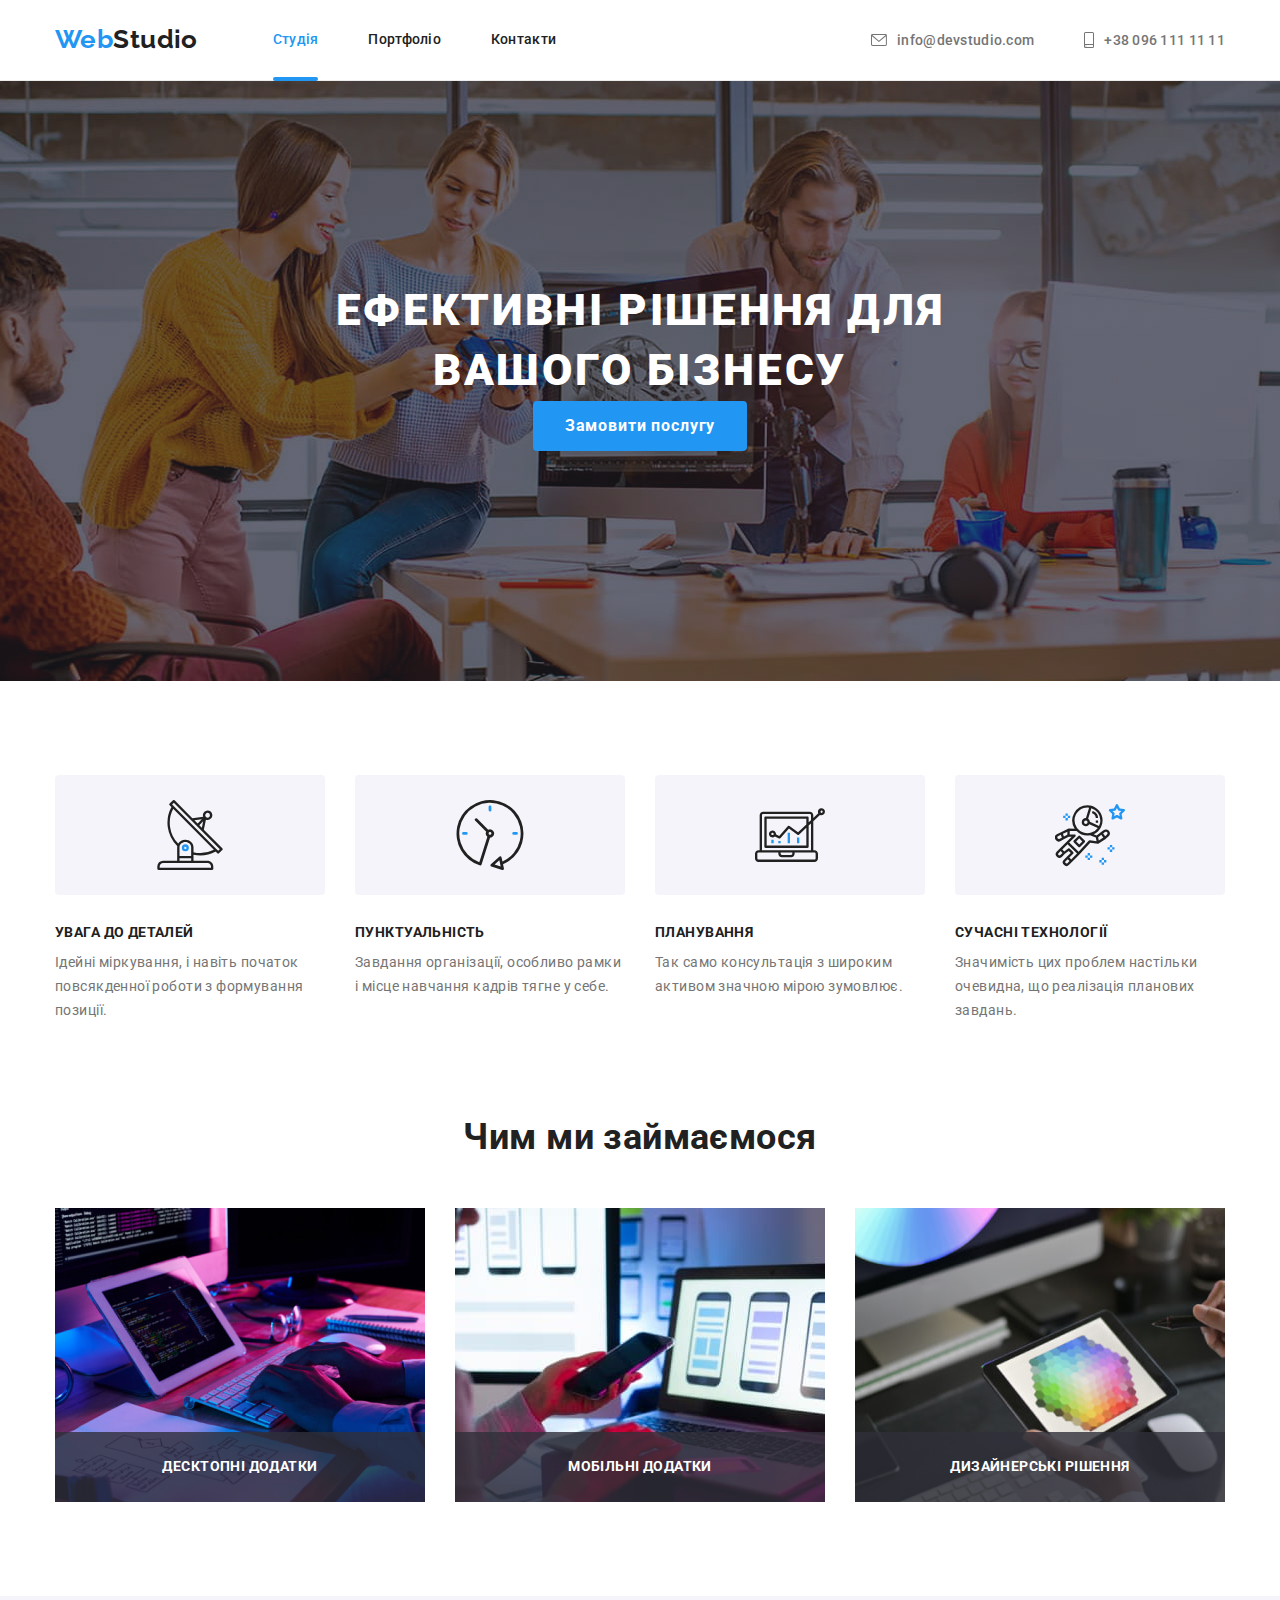
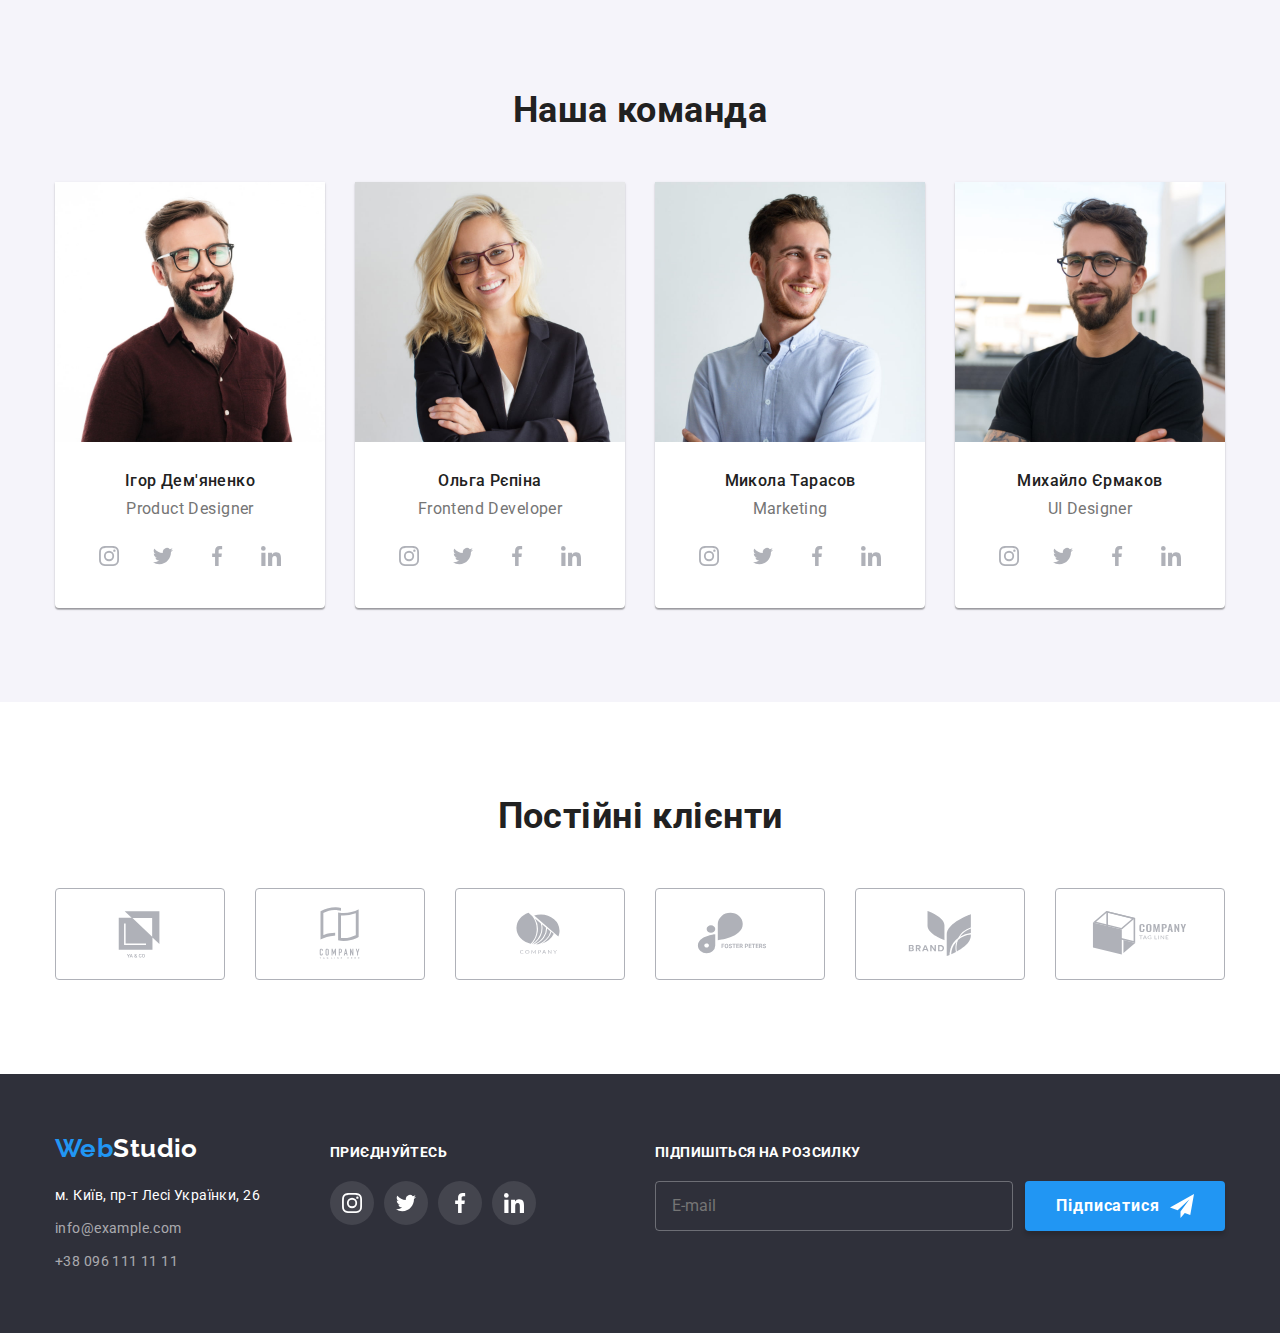
<file: index.html>
<!DOCTYPE html>
<html lang="uk">
  <head>
    <meta charset="UTF-8"/>
    <meta http-equiv="X-UA-Compatible" content="IE=edge" />
    <meta name="viewport" content="width=device-width, initial-scale=1.0" />
    <title>Студія</title>
    <link
      href="https://fonts.googleapis.com/css2?family=Raleway:wght@700&family=Roboto:wght@400;500;700;900&display=swap"
      rel="stylesheet"
    />
    <link rel="stylesheet" href="https://cdnjs.cloudflare.com/ajax/libs/modern-normalize/1.1.0/modern-normalize.min.css">
    <link rel="stylesheet" href="./css/main.min.css"/>
  </head>
  <body>
    <header class="header">
      <div class="container main-nav menu">
        <a class="logo" href="/"><span class="logo--accent">Web</span>Studio</a>
        <button class="menu__button" type="button" aria-expanded="false" aria-controls="menu-container" data-menu-button>
          <svg width="24" height="16" aria-label="Перемикач мобільного меню">
            <use href="./images/icons.svg#icon-menu"></use>
          </svg>
        </button>
        <div class="menu__backdrop" data-menu-backdrop>
            <div class="menu__container" id="menu-container" data-menu>
              <button class="menu__button-close" type="button" aria-expanded="false" aria-controls="menu-container" data-menu-button-close>
                <svg class="menu__close-icon" width="19" height="19" aria-label="Перемикач мобільного меню">
                  <use href="./images/icons.svg#icon-close"></use>
                </svg>
              </button>
              <nav class="main-nav">
              <ul class="main-nav__list list">
                <li class="main-nav__item">
                  <a class="main-nav__link main-nav__link--current" href="./index.html">Студія </a>
                </li>
                <li class="main-nav__item">
                  <a class="main-nav__link" href="./portfolio.html">Портфоліо</a>
                </li>
                <li class="main-nav__item">
                  <a class="main-nav__link" href="/">Контакти</a>
                </li>
              </ul>
              </nav>
              <ul class="contact-list list">
              <li class="contact-list__item">
                <a class="contact-list__link" href="emailto:info@devstudio.com">
                  <svg class="contact-list__icon" width="16" height="12">
                    <use href="./images/icons.svg#envelope"></use>
                  </svg>info@devstudio.com</a>
              </li>
              <li class="contact-list__item">
                <a class="contact-list__link contact-list__link--accent" href="tel:+380961111111">
                  <svg class="contact-list__icon" width="10" height="16">
                    <use href="./images/icons.svg#smartphone"></use>
                  </svg>+38 096 111 11 11</a>
              </li>
              </ul>
              <ul class="header-social list">
                <li class="header-social__item">
                  <a href="#" class="header-social__link">Instagram</a>
                </li>
                <li class="header-social__item">
                  <a href="#" class="header-social__link">Twitter</a>
                </li>
                <li class="header-social__item">
                  <a href="#" class="header-social__link">Facebook</a>
                </li>
                <li class="header-social__item">
                  <a href="#" class="header-social__link">LinkedIn</a>
                </li>
              </ul>
            </div>
        </div>
      </div>
    </header>
    <main>
      <section class="hero-section">
          <div class="container">
            <h1 class="hero-section__title">Ефективні рішення для <br> вашого бізнесу</h1>
            <button class="button" type="button" data-modal-open>Замовити послугу</button>
          </div>
      </section>
      <section class="section">
         <div class="container">
            <h2 class="visually-hidden">Наші переваги</h2>
            <ul class="features-list list">
              <li class="features-list__item">
                <div class="features-list__thumb">
                  <svg class="features-list__icon" width="70" height="70">
                    <use href="./images/icons.svg#antenna"></use>
                  </svg>
                </div>
                <h3 class="features-list__title section-title">Увага до деталей</h3>
                <p class="features-list__text">
                  Ідейні міркування, і навіть початок повсякденної роботи з формування позиції.
                </p>
              </li>
              <li class="features-list__item">
                <div class="features-list__thumb">
                  <svg class="features-list__icon" width="70" height="70">
                    <use href="./images/icons.svg#clock"></use>
                  </svg>
                </div>
                <h3 class="features-list__title section-title">Пунктуальність</h3>
                <p class="features-list__text">
                  Завдання організації, особливо рамки і місце навчання кадрів тягне у себе.
                </p>
              </li>
              <li class="features-list__item">
                <div class="features-list__thumb">
                  <svg class="features-list__icon" width="70" height="70">
                    <use href="./images/icons.svg#diagram"></use>
                  </svg>
                </div>
                <h3 class="features-list__title section-title">Планування</h3>
                <p class="features-list__text">
                  Так само консультація з широким активом значною мірою зумовлює.
                </p>
              </li>
              <li class="features-list__item">
                <div class="features-list__thumb">
                  <svg class="features-list__icon" width="70" height="70">
                    <use href="./images/icons.svg#astronaut"></use>
                  </svg>
                </div>
                <h3 class="features-list__title section-title">Сучасні технології</h3>
                <p class="features-list__text">
                  Значимість цих проблем настільки очевидна, що реалізація планових завдань.
                </p>
              </li>
            </ul>
         </div>
      </section>
      <section class="section img-section">
         <div class="container">
            <h2 class="section-title">Чим ми займаємося</h2>
            <ul class="img-list list">
              <li class="img-list__item">
                <img srcset="./images/img1.jpg 1x, ./images/img1@2x.jpg 2x" 
                     src="./images/img1.jpg" 
                     alt="верстка, дизайн, внешнее оформление" 
                     width="370" height="294"/>
                <h3 class="img-list__title">Десктопні додатки</h3>
              </li>
              <li class="img-list__item">
                <img srcset="./images/img2.jpg 1x, ./images/img2@2x.jpg 2x"
                     src="./images/img2.jpg" 
                     alt="Разметка страницы" 
                     width="370" height="294"/>
                <h3 class="img-list__title">Мобільні додатки</h3>
              </li>
              <li class="img-list__item">
                <img srcset="./images/img3.jpg 1x, ./images/img3@2x.jpg 2x"
                     src="./images/img3.jpg" 
                     alt="Робота за ПК" 
                     width="370" height="294"/>
                <h3 class="img-list__title">Дизайнерські рішення</h3>
              </li>
            </ul>
         </div>
      </section>
      <section class="section staff-section">
         <div class="container">
            <h2 class="section-title">Наша команда</h2>
            <ul class="staff-list list">
              <li class="staff-card">
                <picture>
                  <source srcset="./images/photo1.jpg 1x, 
                      ./images/photo1@2x.jpg 2x" media="(min-width: 1200px)" type="image/jpg">
                  <source srcset="./images/photo1-tablet.jpg 1x, 
                      ./images/photo1-tablet@2x.jpg 2x" media="(min-width: 768px) and (max-width: 1199px)" type="image/jpg">
                  <source srcset="./images/photo1-mobile.jpg 1x, 
                      ./images/photo1-mobile@2x.jpg 2x" media="(max-width: 767px)" type="image/jpg">
                  <img srcset="./images/photo1-mobile.jpg 450w, 
                      ./images/photo1-mobile@2x.jpg 900w" src="./images/photo1-mobile.jpg" alt="Ігор Дем'яненко">
                </picture>
                <div class="staff-card__description"> 
                  <h3 class="staff-card__title section-title">Ігор Дем'яненко</h3>
                  <p class="staff-card__position">Product Designer</p>
                  <ul class="social-list list">
                    <li class="social-list__item">
                      <a class="social-list__link" href="#instagram">
                        <svg class="social-list__icon" width="20" height="20">
                          <use href="./images/icons.svg#instagram"></use>
                        </svg>
                      </a>
                    </li>
                    <li class="social-list__item">
                      <a class="social-list__link" href="#twitter">
                        <svg class="social-list__icon" width="20" height="20">
                          <use href="./images/icons.svg#twitter"></use>
                        </svg>
                      </a>
                    </li>
                    <li class="social-list__item">
                      <a class="social-list__link" href="#facebook">
                        <svg class="social-list__icon" width="20" height="20">
                          <use href="./images/icons.svg#facebook"></use>
                        </svg>
                      </a>
                    </li>
                    <li class="social-list__item">
                      <a class="social-list__link" href="#linkedin">
                        <svg class="social-list__icon" width="20" height="20">
                          <use href="./images/icons.svg#linkedin"></use>
                        </svg>
                      </a>
                    </li>
                  </ul>
                </div>
              </li>
              <li class="staff-card">
                <picture>
                  <source srcset="./images/photo2.jpg 1x, 
                      ./images/photo2@2x.jpg 2x" media="(min-width: 1200px)" type="image/jpg">
                  <source srcset="./images/photo2-tablet.jpg 1x, 
                      ./images/photo2-tablet@2x.jpg 2x" media="(min-width: 768px) and (max-width: 1199px)" type="image/jpg">
                  <source srcset="./images/photo2-mobile.jpg 1x, 
                      ./images/photo2-mobile@2x.jpg 2x" media="(max-width: 767px)" type="image/jpg">
                  <img srcset="./images/photo2-mobile.jpg 450w, 
                      ./images/photo2-mobile@2x.jpg 900w" src="./images/photo2-mobile.jpg" alt="Ольга Репина">
                </picture> 
                <div class="staff-card__description">
                  <h3 class="staff-card__title section-title">Ольга Рєпіна</h3>
                  <p class="staff-card__position">Frontend Developer</p>
                  <ul class="social-list list">
                    <li class="social-list__item">
                      <a class="social-list__link" href="#instagram">
                        <svg class="social-list__icon" width="20" height="20">
                          <use href="./images/icons.svg#instagram"></use>
                        </svg>
                      </a>
                    </li>
                    <li class="social-list__item">
                      <a class="social-list__link" href="#twitter">
                        <svg class="social-list__icon" width="20" height="20">
                          <use href="./images/icons.svg#twitter"></use>
                        </svg>
                      </a>
                    </li>
                    <li class="social-list__item">
                      <a class="social-list__link" href="#facebook">
                        <svg class="social-list__icon" width="20" height="20">
                          <use href="./images/icons.svg#facebook"></use>
                        </svg>
                      </a>
                    </li>
                    <li class="social-list__item">
                      <a class="social-list__link" href="#linkedin">
                        <svg class="social-list__icon" width="20" height="20">
                          <use href="./images/icons.svg#linkedin"></use>
                        </svg>
                      </a>
                    </li>
                  </ul>
                </div>
              </li>
              <li class="staff-card">
                <picture>
                  <source srcset="./images/photo3.jpg 1x, 
                      ./images/photo3@2x.jpg 2x" media="(min-width: 1200px)" type="image/jpg">
                  <source srcset="./images/photo3-tablet.jpg 1x, 
                      ./images/photo3-tablet@2x.jpg 2x" media="(min-width: 768px) and (max-width: 1199px)" type="image/jpg">
                  <source srcset="./images/photo3-mobile.jpg 1x, 
                      ./images/photo3-mobile@2x.jpg 2x" media="(max-width: 767px)" type="image/jpg">
                  <img srcset="./images/photo3-mobile.jpg 450w, 
                      ./images/photo3-mobile@2x.jpg 900w" src="./images/photo3-mobile.jpg" alt="Микола Тарасов">
                </picture>
                <div class="staff-card__description">
                  <h3 class="staff-card__title section-title">Микола Тарасов</h3>
                  <p class="staff-card__position">Marketing</p>
                  <ul class="social-list list">
                    <li class="social-list__item">
                      <a class="social-list__link" href="#instagram">
                        <svg class="social-list__icon" width="20" height="20">
                          <use href="./images/icons.svg#instagram"></use>
                        </svg>
                      </a>
                    </li>
                    <li class="social-list__item">
                      <a class="social-list__link" href="#twitter">
                        <svg class="social-list__icon" width="20" height="20">
                          <use href="./images/icons.svg#twitter"></use>
                        </svg>
                      </a>
                    </li>
                    <li class="social-list__item">
                      <a class="social-list__link" href="#facebook">
                        <svg class="social-list__icon" width="20" height="20">
                          <use href="./images/icons.svg#facebook"></use>
                        </svg>
                      </a>
                    </li>
                    <li class="social-list__item">
                      <a class="social-list__link" href="#linkedin">
                        <svg class="social-list__icon" width="20" height="20">
                          <use href="./images/icons.svg#linkedin"></use>
                        </svg>
                      </a>
                    </li>
                  </ul>
                </div> 
              </li>
              <li class="staff-card">
                <picture>
                  <source srcset="./images/photo4.jpg 1x, 
                      ./images/photo4@2x.jpg 2x" media="(min-width: 1200px)" type="image/jpg">
                  <source srcset="./images/photo4-tablet.jpg 1x, 
                      ./images/photo4-tablet@2x.jpg 2x" media="(min-width: 768px) and (max-width: 1199px)" type="image/jpg">
                  <source srcset="./images/photo4-mobile.jpg 1x, 
                      ./images/photo4-mobile@2x.jpg 2x" media="(max-width: 767px)" type="image/jpg">
                  <img srcset="./images/photo4-mobile.jpg 450w, 
                      ./images/photo4-mobile@2x.jpg 900w" src="./images/photo4-mobile.jpg" alt="Михайло Єрмаков">
                </picture>
                <div class="staff-card__description">
                  <h3 class="staff-card__title section-title">Михайло Єрмаков</h3>
                  <p class="staff-card__position">UI Designer</p>
                  <ul class="social-list list">
                    <li class="social-list__item">
                      <a class="social-list__link" href="#instagram">
                        <svg class="social-list__icon" width="20" height="20">
                          <use href="./images/icons.svg#instagram"></use>
                        </svg>
                      </a>
                    </li>
                    <li class="social-list__item">
                      <a class="social-list__link" href="#twitter">
                        <svg class="social-list__icon" width="20" height="20">
                          <use href="./images/icons.svg#twitter"></use>
                        </svg>
                      </a>
                    </li>
                    <li class="social-list__item">
                      <a class="social-list__link" href="#facebook">
                        <svg class="social-list__icon" width="20" height="20">
                          <use href="./images/icons.svg#facebook"></use>
                        </svg>
                      </a>
                    </li>
                    <li class="social-list__item">
                      <a class="social-list__link" href="#linkedin">
                        <svg class="social-list__icon" width="20" height="20">
                          <use href="./images/icons.svg#linkedin"></use>
                        </svg>
                      </a>
                    </li>
                  </ul>
                </div> 
              </li>
            </ul>
         </div>
      </section>
      <section class="section">
        <div class="container">
          <h2 class="section-title">Постійні клієнти</h2>
          <ul class="company-list list">
            <li class="company-list__item">
              <a class="company-list__link" href="#logo-yaco">
                <svg class="company-list__logo" width="106" height="60">
                  <use href="./images/icons.svg#logo-yaco"></use>
                </svg>
              </a>
            </li>
            <li class="company-list__item">
              <a class="company-list__link" href="#logo-taglinehere">
                <svg class="company-list__logo" width="106" height="60">
                  <use href="./images/icons.svg#logo-taglinehere"></use>
                </svg>
              </a>
            </li>
            <li class="company-list__item">
              <a class="company-list__link" href="#logo-company">
                <svg class="company-list__logo" width="106" height="60">
                  <use href="./images/icons.svg#logo-company"></use>
                </svg>
              </a>
            </li>
            <li class="company-list__item">
              <a class="company-list__link" href="#logo-foster">
                <svg class="company-list__logo" width="106" height="60">
                  <use href="./images/icons.svg#logo-foster"></use>
                </svg>
              </a>
            </li>
            <li class="company-list__item">
              <a class="company-list__link" href="#logo-brand">
                <svg class="company-list__logo" width="106" height="60">
                  <use href="./images/icons.svg#logo-brand"></use>
                </svg>
              </a>
            </li>
            <li class="company-list__item">
              <a class="company-list__link" href="#logo-tagline">
                <svg class="company-list__logo" width="106" height="60">
                  <use href="./images/icons.svg#logo-tagline"></use>
                </svg>
              </a>
            </li>
          </ul>
        </div>
      </section>

      <div class="backdrop is-hidden" data-modal>
         <div class="modal">
          <button class="modal__close-btn" type="button" data-modal-close>
            <svg class="modal__close-icon">
              <use href="./images/icons.svg#icon-close"></use>
            </svg>
          </button>
          <form class="form" name="data-transfer" autocomplete="on">
            <strong class="form__title">Залиште свої дані, ми вам передзвонимо</strong>
            <div role="group" class="form__group-field">
              <label class="form__label" for="user-name">Ім'я</label>
              <div class="form__field">
                <svg class="form__icon">
                  <use href="./images/icons.svg#icon-person"></use>
                </svg>
                <input class="form__input" type="text" name="user-name" id="user-name" minlength="3" placeholder=" " required=""
                  autofocus="">
              </div>          
              <label class="form__label" for="user-phone">Телефон</label>
              <div class="form__field">
                <svg class="form__icon">
                  <use href="./images/icons.svg#icon-phone"></use>
                </svg>
                <input class="form__input" type="tel" name="user-phone" id="user-phone" placeholder=" "
                  required="">
              </div>          
              <label class="form__label" for="user-email">Пошта</label>
              <div class="form__field">
                <svg class="form__icon">
                  <use href="./images/icons.svg#icon-email"></use>
                </svg>
                <input class="form__input" type="email" name="user-email" id="user-email" placeholder=" " required="">
              </div>
              <label class="form__label" for="user-notes">Коментар</label>
              <textarea class="form__textarea" name="user-notes" id="user-notes" rows="3" placeholder="Введіть текст"></textarea>
            </div>
            <label class="form__checkbox-label">
              <input class="form__checkbox visually-hidden" type="checkbox" name="user-agreement" required="">
              Погоджуюся з розсилкою та приймаю&nbsp;
              <a class="form__checkbox-link" href="#">Умови договору</a>
              <svg class="form__icon-check" width="16" height="15"> 
                <use href="./images/icons.svg#icon-check"></use>
              </svg>
              <svg class="form__icon-checked" width="16" height="15"> 
                <use href="./images/icons.svg#icon-checked"></use>
              </svg>
            </label>
            <button class="form__btn" type="submit">Відправити</button>
          </form> 
         </div>
      </div>
    </main>

    <footer class="footer">
      <div class="container footer-container">
        <div class="footer-container__item">
          <div class="footer-section">
            <a class="logo footer__logo" href="/"><span class="logo--accent">Web</span>Studio</a>
            <address class="footer-contact">
              <ul class="list">
                <li class="footer-contact__item">
                  <a class="footer-contact__address" href="https://bit.ly/3pXMvUd" target="_blank" rel="noopener noreferrer">м.
                    Київ, пр-т Лесі Українки, 26
                  </a>
                </li>
                <li class="footer-contact__item">
                  <a class="footer-contact__link" href="mailto:info@devstudio.com">info@example.com</a>
                </li>
                <li class="footer-contact__item">
                  <a class="footer-contact__link" href="tel:+380961111111">+38 096 111 11 11</a>
                </li>
              </ul>
            </address>
          </div>
          <div class="footer-section">
            <p class="footer-title">Приєднуйтесь</p>
            <ul class="footer-social list">
              <li class="footer-social__item">
                <a class="footer-social__link" href="#instagram">
                  <svg class="footer-social__icon" width="20" height="20">
                    <use href="./images/icons.svg#instagram"></use>
                  </svg>
                </a>
              </li>
              <li class="footer-social__item">
                <a class="footer-social__link" href="#twitter">
                  <svg class="footer-social__icon" width="20" height="20">
                    <use href="./images/icons.svg#twitter"></use>
                  </svg>
                </a>
              </li>
              <li class="footer-social__item">
                <a class="footer-social__link" href="#facebook">
                  <svg class="footer-social__icon" width="20" height="20">
                    <use href="./images/icons.svg#facebook"></use>
                  </svg>
                </a>
              </li>
              <li class="footer-social__item">
                <a class="footer-social__link" href="#linkedin">
                  <svg class="footer-social__icon" width="20" height="20">
                    <use href="./images/icons.svg#linkedin"></use>
                  </svg>
                </a>
              </li>
            </ul>
          </div>
        </div>
          <div class="footer-section-sub">
            <p class="footer-title">Підпишіться на розсилку</p>
            <form class="subscription" name="subscription" autocomplete="on">
              <label class="visually-hidden" for="subsrtiption-email">Пошта</label>
              <input class="subscription__input" type="email" name="subsrtiption-email" id="subsrtiption-email" placeholder="E-mail"
                required="">
              <button class="subscription__btn" type="submit">
                Підписатися
                <svg class="subscription__icon" width="24" height="24">
                  <use href="./images/icons.svg#icon-send"></use>
                </svg>
              </button>
            </form>
          </div>
      </div>
    </footer>

    <script src="./js/modal.js"></script>
    <script src="./js/mobile-menu.js"></script>
  </body>
</html>
</file>
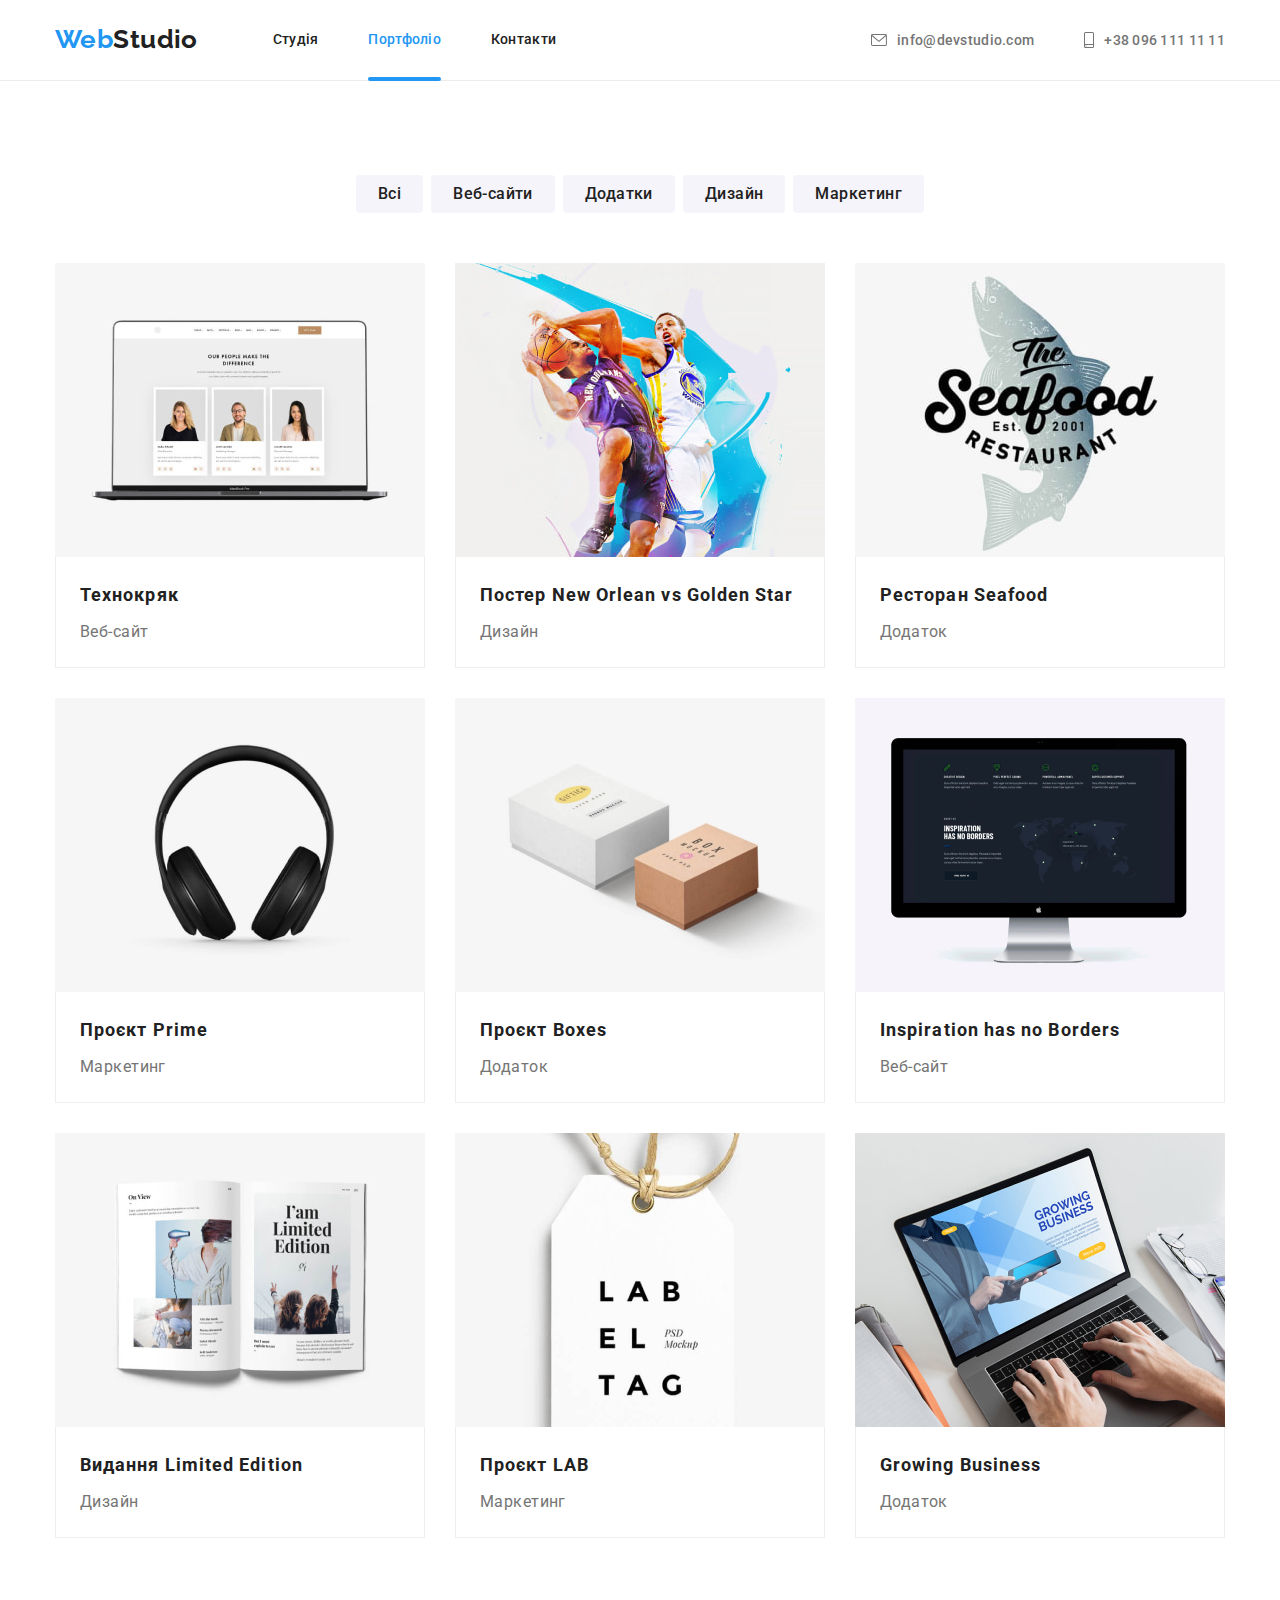
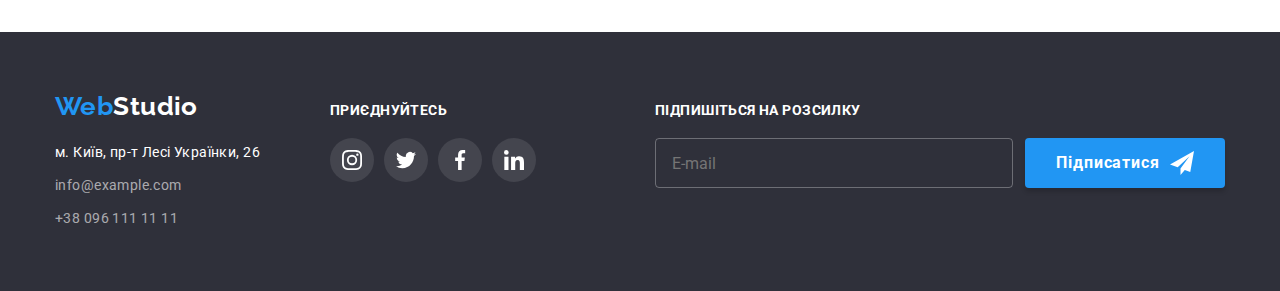
<file: portfolio.html>
<!DOCTYPE html>
<html lang="uk">
  <head>
    <meta charset="UTF-8" />
    <meta http-equiv="X-UA-Compatible" content="IE=edge" />
    <meta name="viewport" content="width=device-width, initial-scale=1.0" />
    <title>Портфоліо</title>
    <link
      href="https://fonts.googleapis.com/css2?family=Raleway:wght@700&family=Roboto:wght@400;500;700;900&display=swap"
      rel="stylesheet"
    />
    <link rel="stylesheet" href="https://cdnjs.cloudflare.com/ajax/libs/modern-normalize/1.1.0/modern-normalize.min.css">
    <link rel="stylesheet" href="./css/main.min.css" />
  </head>
  <body>
    <header class="header">
      <div class="container main-nav menu">
        <a class="logo" href="/"><span class="logo--accent">Web</span>Studio</a>
        <button class="menu__button" type="button" aria-expanded="false" aria-controls="menu-container" data-menu-button>
          <svg width="24" height="16" aria-label="Перемикач мобільного меню">
            <use href="./images/icons.svg#icon-menu"></use>
          </svg>
        </button>
        <div class="menu__backdrop" data-menu-backdrop>
          <div class="menu__container" id="menu-container" data-menu>
            <button class="menu__button-close" type="button" aria-expanded="false" aria-controls="menu-container"
              data-menu-button-close>
              <svg class="menu__close-icon" width="19" height="19" aria-label="Перемикач мобільного меню">
                <use href="./images/icons.svg#icon-close"></use>
              </svg>
            </button>
            <nav class="main-nav">
              <ul class="main-nav__list list">
                <li class="main-nav__item">
                  <a class="main-nav__link" href="./index.html">Студія </a>
                </li>
                <li class="main-nav__item">
                  <a class="main-nav__link main-nav__link--current" href="./portfolio.html">Портфоліо</a>
                </li>
                <li class="main-nav__item">
                  <a class="main-nav__link" href="/">Контакти</a>
                </li>
              </ul>
            </nav>
            <ul class="contact-list list">
              <li class="contact-list__item">
                <a class="contact-list__link" href="emailto:info@devstudio.com">
                  <svg class="contact-list__icon" width="16" height="12">
                    <use href="./images/icons.svg#envelope"></use>
                  </svg>info@devstudio.com</a>
              </li>
              <li class="contact-list__item">
                <a class="contact-list__link contact-list__link--accent" href="tel:+380961111111">
                  <svg class="contact-list__icon" width="10" height="16">
                    <use href="./images/icons.svg#smartphone"></use>
                  </svg>+38 096 111 11 11</a>
              </li>
            </ul>
            <ul class="header-social list">
              <li class="header-social__item">
                <a href="#" class="header-social__link">Instagram</a>
              </li>
              <li class="header-social__item">
                <a href="#" class="header-social__link">Twitter</a>
              </li>
              <li class="header-social__item">
                <a href="#" class="header-social__link">Facebook</a>
              </li>
              <li class="header-social__item">
                <a href="#" class="header-social__link">LinkedIn</a>
              </li>
            </ul>
          </div>
        </div>
      </div>
    </header>
    <main>
      <section class="section">
          <div class="container">
              <h1 class="visually-hidden">Приклади робіт</h1>
              <ul class="list btn-list">
                <li class="btn-list__item">
                  <button class="btn-list__button button" type="button">Всі</button>
                </li>
                <li class="btn-list__item">
                  <button class="btn-list__button button" type="button">Веб-сайти</button>
                </li>
                <li class="btn-list__item">
                  <button class="btn-list__button button" type="button">Додатки</button>
                </li>
                <li class="btn-list__item">
                  <button class="btn-list__button button" type="button">Дизайн</button>
                </li>
                <li class="btn-list__item">
                  <button class="btn-list__button button" type="button">Маркетинг</button>
                </li>
              </ul>
              <ul class="cards-list list">
                <li class="card">
                    <a class="card__thumb" href="">
                      <div class="card__img">
                        <picture>
                          <source srcset="./images/img4.jpg 1x, 
                            ./images/img4@2x.jpg 2x" 
                            media="(min-width: 1200px)" type="image/jpg">
                          <source srcset="./images/img4-tablet.jpg 1x, 
                            ./images/img4-tablet@2x.jpg 2x" 
                            media="(min-width: 768px) and (max-width: 1199px)"
                            type="image/jpg">
                          <source srcset="./images/img4-mobile.jpg 1x, 
                            ./images/img4-mobile@2x.jpg 2x" 
                            media="(max-width: 767px)" type="image/jpg">
                          <img srcset="./images/img4-mobile.jpg 450w, 
                            ./images/img4-mobile@2x.jpg 900w" 
                            src="./images/img4-mobile.jpg" alt="Веб-сайт Технокряк">
                        </picture>
                        <p class="card__text-overlay">Ресурс пропонує комплексні пропозиції з різним рівнем функціоналу та сервісів. Все це дозволить відвідувачу отримати вичерпні відомості про компанію чи приватну особу.</p>
                      </div>
                      <div class="card__content">                    
                        <h2 class="card__title">Технокряк</h2>
                        <p class="card__text-item">Веб-сайт</p>
                      </div>
                    </a>
                </li>
                <li class="card">
                    <a class="card__thumb" href="">
                      <div class="card__img">
                        <picture>
                          <source srcset="./images/img5.jpg 1x, 
                            ./images/img5@2x.jpg 2x" 
                            media="(min-width: 1200px)" type="image/jpg">
                          <source srcset="./images/img5-tablet.jpg 1x, 
                            ./images/img5-tablet@2x.jpg 2x" 
                            media="(min-width: 768px) and (max-width: 1199px)"
                            type="image/jpg">
                          <source srcset="./images/img5-mobile.jpg 1x, 
                            ./images/img5-mobile@2x.jpg 2x" 
                            media="(max-width: 767px)" type="image/jpg">
                          <img srcset="./images/img5-mobile.jpg 450w, 
                            ./images/img5-mobile@2x.jpg 900w" 
                            src="./images/img5-mobile.jpg" alt="Постер New Orlean vs Golden Star">
                        </picture>
                        <p class="card__text-overlay">Ресурс пропонує комплексні пропозиції з різним рівнем функціоналу та сервісів. Все це дозволить відвідувачу отримати вичерпні відомості про компанію чи приватну особу.</p>
                      </div>
                      <div class="card__content">
                        <h2 class="card__title">Постер New Orlean vs Golden Star</h2>
                        <p class="card__text-item">Дизайн</p>
                      </div>
                    </a>
                </li>
                <li class="card">
                    <a class="card__thumb" href="">
                      <div class="card__img">
                        <picture>
                          <source srcset="./images/img6.jpg 1x, 
                            ./images/img6@2x.jpg 2x" 
                            media="(min-width: 1200px)" type="image/jpg">
                          <source srcset="./images/img6-tablet.jpg 1x, 
                            ./images/img6-tablet@2x.jpg 2x" 
                            media="(min-width: 768px) and (max-width: 1199px)"
                            type="image/jpg">
                          <source srcset="./images/img6-mobile.jpg 1x, 
                            ./images/img6-mobile@2x.jpg 2x" 
                            media="(max-width: 767px)" type="image/jpg">
                          <img srcset="./images/img6-mobile.jpg 450w, 
                            ./images/img6-mobile@2x.jpg 900w" 
                            src="./images/img6-mobile.jpg" alt="Додаток Ресторан Seafood">
                        </picture> 
                        <p class="card__text-overlay">Ресурс пропонує комплексні пропозиції з різним рівнем функціоналу та сервісів. Все це дозволить відвідувачу отримати вичерпні відомості про компанію чи приватну особу.</p>
                      </div>
                      <div class="card__content">
                        <h2 class="card__title">Ресторан Seafood</h2>
                        <p class="card__text-item">Додаток</p>
                      </div>
                    </a>
                </li>
                <li class="card">
                    <a class="card__thumb" href="">
                      <div class="card__img">
                        <picture>
                          <source srcset="./images/img7.jpg 1x, 
                            ./images/img7@2x.jpg 2x" 
                            media="(min-width: 1200px)" type="image/jpg">
                          <source srcset="./images/img7-tablet.jpg 1x, 
                            ./images/img7-tablet@2x.jpg 2x" 
                            media="(min-width: 768px) and (max-width: 1199px)"
                            type="image/jpg">
                          <source srcset="./images/img7-mobile.jpg 1x, 
                            ./images/img7-mobile@2x.jpg 2x" 
                            media="(max-width: 767px)" type="image/jpg">
                          <img srcset="./images/img7-mobile.jpg 450w, 
                            ./images/img7-mobile@2x.jpg 900w" 
                            src="./images/img7-mobile.jpg" alt="Проєкт Prime">
                        </picture> 
                        <p class="card__text-overlay">Ресурс пропонує комплексні пропозиції з різним рівнем функціоналу та сервісів. Все це дозволить відвідувачу отримати вичерпні відомості про компанію чи приватну особу.</p>
                      </div>
                      <div class="card__content">
                        <h2 class="card__title">Проєкт Prime</h2>
                        <p class="card__text-item">Маркетинг</p>
                      </div>
                    </a>
                </li>
                <li class="card">
                    <a class="card__thumb" href="">
                      <div class="card__img">
                        <picture>
                          <source srcset="./images/img8.jpg 1x, 
                            ./images/img8@2x.jpg 2x" 
                            media="(min-width: 1200px)" type="image/jpg">
                          <source srcset="./images/img8-tablet.jpg 1x, 
                            ./images/img8-tablet@2x.jpg 2x" 
                            media="(min-width: 768px) and (max-width: 1199px)"
                            type="image/jpg">
                          <source srcset="./images/img8-mobile.jpg 1x, 
                            ./images/img8-mobile@2x.jpg 2x" 
                            media="(max-width: 767px)" type="image/jpg">
                          <img srcset="./images/img8-mobile.jpg 450w, 
                            ./images/img8-mobile@2x.jpg 900w" 
                            src="./images/img8-mobile.jpg" alt="Проєкт Boxes">
                        </picture> 
                        <p class="card__text-overlay">Ресурс пропонує комплексні пропозиції з різним рівнем функціоналу та сервісів. Все це дозволить відвідувачу отримати вичерпні відомості про компанію чи приватну особу.</p>
                      </div>
                      <div class="card__content">
                        <h2 class="card__title">Проєкт Boxes</h2>
                        <p class="card__text-item">Додаток</p>
                      </div>
                    </a>
                </li>
                <li class="card">
                    <a class="card__thumb" href="">
                      <div class="card__img">
                        <picture>
                          <source srcset="./images/img9.jpg 1x, 
                            ./images/img9@2x.jpg 2x" 
                            media="(min-width: 1200px)" type="image/jpg">
                          <source srcset="./images/img9-tablet.jpg 1x, 
                            ./images/img9-tablet@2x.jpg 2x" 
                            media="(min-width: 768px) and (max-width: 1199px)"
                            type="image/jpg">
                          <source srcset="./images/img9-mobile.jpg 1x, 
                            ./images/img9-mobile@2x.jpg 2x" 
                            media="(max-width: 767px)" type="image/jpg">
                          <img srcset="./images/img9-mobile.jpg 450w, 
                            ./images/img9-mobile@2x.jpg 900w" 
                            src="./images/img9-mobile.jpg" alt="Веб-сайт Inspiration has no Borders">
                        </picture> 
                        <p class="card__text-overlay">Ресурс пропонує комплексні пропозиції з різним рівнем функціоналу та сервісів. Все це дозволить відвідувачу отримати вичерпні відомості про компанію чи приватну особу.</p>
                      </div>
                      <div class="card__content">
                        <h2 class="card__title">Inspiration has no Borders</h2>
                        <p class="card__text-item">Веб-сайт</p>
                      </div>
                    </a>
                </li>
                <li class="card">
                    <a class="card__thumb" href="">
                      <div class="card__img">
                        <picture>
                          <source srcset="./images/img10.jpg 1x, 
                            ./images/img10@2x.jpg 2x" 
                            media="(min-width: 1200px)" type="image/jpg">
                          <source srcset="./images/img10-tablet.jpg 1x, 
                            ./images/img10-tablet@2x.jpg 2x" 
                            media="(min-width: 768px) and (max-width: 1199px)"
                            type="image/jpg">
                          <source srcset="./images/img10-mobile.jpg 1x, 
                            ./images/img10-mobile@2x.jpg 2x" 
                            media="(max-width: 767px)" type="image/jpg">
                          <img srcset="./images/img10-mobile.jpg 450w, 
                            ./images/img10-mobile@2x.jpg 900w" 
                            src="./images/img10-mobile.jpg" alt="Видання Limited Edition">
                        </picture> 
                        <p class="card__text-overlay">Ресурс пропонує комплексні пропозиції з різним рівнем функціоналу та сервісів. Все це дозволить відвідувачу отримати вичерпні відомості про компанію чи приватну особу.</p>
                      </div>
                      <div class="card__content">
                        <h2 class="card__title">Видання Limited Edition</h2>
                        <p class="card__text-item">Дизайн</p>
                      </div>
                    </a>
                </li>
                <li class="card">
                    <a class="card__thumb" href="">
                      <div class="card__img">
                        <picture>
                          <source srcset="./images/img11.jpg 1x, 
                            ./images/img11@2x.jpg 2x" 
                            media="(min-width: 1200px)" type="image/jpg">
                          <source srcset="./images/img11-tablet.jpg 1x, 
                            ./images/img11-tablet@2x.jpg 2x" 
                            media="(min-width: 768px) and (max-width: 1199px)"
                            type="image/jpg">
                          <source srcset="./images/img11-mobile.jpg 1x, 
                            ./images/img11-mobile@2x.jpg 2x" 
                            media="(max-width: 767px)" type="image/jpg">
                          <img srcset="./images/img11-mobile.jpg 450w, 
                            ./images/img11-mobile@2x.jpg 900w" 
                            src="./images/img11-mobile.jpg" alt="Проєкт LAB">
                        </picture> 
                        <p class="card__text-overlay">Ресурс пропонує комплексні пропозиції з різним рівнем функціоналу та сервісів. Все це дозволить відвідувачу отримати вичерпні відомості про компанію чи приватну особу.</p>
                      </div>
                      <div class="card__content">
                        <h2 class="card__title">Проєкт LAB</h2>
                        <p class="card__text-item">Маркетинг</p>
                      </div>
                    </a>
                </li>
                <li class="card">
                    <a class="card__thumb" href="">
                      <div class="card__img">
                        <picture>
                          <source srcset="./images/img12.jpg 1x, 
                            ./images/img12@2x.jpg 2x" 
                            media="(min-width: 1200px)" type="image/jpg">
                          <source srcset="./images/img12-tablet.jpg 1x, 
                            ./images/img12-tablet@2x.jpg 2x" 
                            media="(min-width: 768px) and (max-width: 1199px)"
                            type="image/jpg">
                          <source srcset="./images/img12-mobile.jpg 1x, 
                            ./images/img12-mobile@2x.jpg 2x" 
                            media="(max-width: 767px)" type="image/jpg">
                          <img srcset="./images/img12-mobile.jpg 450w, 
                            ./images/img12-mobile@2x.jpg 900w" 
                            src="./images/img12-mobile.jpg" alt="Додаток Growing Business">
                        </picture> 
                        <p class="card__text-overlay">Ресурс пропонує комплексні пропозиції з різним рівнем функціоналу та сервісів. Все це дозволить відвідувачу отримати вичерпні відомості про компанію чи приватну особу.</p>
                      </div>
                      <div class="card__content">
                        <h2 class="card__title">Growing Business</h2>
                        <p class="card__text-item">Додаток</p>
                      </div>
                    </a>
                </li>
              </ul>
          </div>
      </section>
    </main>

    <footer class="footer">
        <div class="container footer-container">
          <div class="footer-container__item">
            <div class="footer-section">
              <a class="logo footer__logo" href="/"><span class="logo--accent">Web</span>Studio</a>
              <address class="footer-contact">
                <ul class="list">
                  <li class="footer-contact__item">
                    <a class="footer-contact__address" href="https://bit.ly/3pXMvUd" target="_blank"
                      rel="noopener noreferrer">м.
                      Київ, пр-т Лесі Українки, 26
                    </a>
                  </li>
                  <li class="footer-contact__item">
                    <a class="footer-contact__link" href="mailto:info@devstudio.com">info@example.com</a>
                  </li>
                  <li class="footer-contact__item">
                    <a class="footer-contact__link" href="tel:+380961111111">+38 096 111 11 11</a>
                  </li>
                </ul>
              </address>
            </div>
            <div class="footer-section">
              <p class="footer-title">Приєднуйтесь</p>
              <ul class="footer-social list">
                <li class="footer-social__item">
                  <a class="footer-social__link" href="#instagram">
                    <svg class="footer-social__icon" width="20" height="20">
                      <use href="./images/icons.svg#instagram"></use>
                    </svg>
                  </a>
                </li>
                <li class="footer-social__item">
                  <a class="footer-social__link" href="#twitter">
                    <svg class="footer-social__icon" width="20" height="20">
                      <use href="./images/icons.svg#twitter"></use>
                    </svg>
                  </a>
                </li>
                <li class="footer-social__item">
                  <a class="footer-social__link" href="#facebook">
                    <svg class="footer-social__icon" width="20" height="20">
                      <use href="./images/icons.svg#facebook"></use>
                    </svg>
                  </a>
                </li>
                <li class="footer-social__item">
                  <a class="footer-social__link" href="#linkedin">
                    <svg class="footer-social__icon" width="20" height="20">
                      <use href="./images/icons.svg#linkedin"></use>
                    </svg>
                  </a>
                </li>
              </ul>
            </div>
          </div>
          <div class="footer-section-sub">
            <p class="footer-title">Підпишіться на розсилку</p>
            <form class="subscription" name="subscription" autocomplete="on">
              <label class="visually-hidden" for="subsrtiption-email">Пошта</label>
              <input class="subscription__input" type="email" name="subsrtiption-email" id="subsrtiption-email"
                placeholder="E-mail" required="">
              <button class="subscription__btn" type="submit">
                Підписатися
                <svg class="subscription__icon" width="24" height="24">
                  <use href="./images/icons.svg#icon-send"></use>
                </svg>
              </button>
            </form>
          </div>
        </div>
    </footer>
    <script src="./js/mobile-menu.js"></script>
  </body>
</html>
</file>
<file: css/main.min.css>
:root{--primary-text-color: rgba(33, 33, 33, 1);--text-color: rgba(117, 117, 117, 1);--white-color: rgba(255, 255, 255, 1);--info-text-color: rgba(255, 255, 255, 0.6);--secondary-bg-color: rgba(245, 244, 250, 1);--accent-bg-color: rgba(47, 48, 58, 1);--accent-color: rgba(33, 150, 243, 1);--overlay-bg-color: rgba(33, 150, 243, 0.9);--button-color: rgba(24, 140, 232, 1);--icon-color: rgba(175, 177, 184, 1);--timing-function: cubic-bezier(0.4, 0, 0.2, 1)}body{color:var(--primary-text-color);background-color:var(--white-color);font-family:Roboto,sans-serif;font-size:14px;letter-spacing:.03em}body.modal-open{overflow:hidden}.container{width:100%;padding-left:15px;padding-right:15px;margin-left:auto;margin-right:auto}@media screen and (min-width: 480px){.container{max-width:480px}}@media screen and (min-width: 768px){.container{max-width:768px}}@media screen and (min-width: 1200px){.container{max-width:1200px}}h1,h2,h3,h4,p{margin-top:0;margin-bottom:0}.list{list-style:none;padding:0;margin:0}img{display:block;max-width:100%;height:auto}.visually-hidden{position:absolute;width:1px;height:1px;margin:-1px;border:0;padding:0;white-space:nowrap;-webkit-clip-path:inset(100%);clip-path:inset(100%);clip:rect(0 0 0 0);overflow:hidden}.is-hidden{opacity:0;pointer-events:none;visibility:hidden}@media screen and (max-width: 767px){.menu{position:relative}}.menu__button{display:none}@media screen and (max-width: 767px){.menu__button{position:absolute;display:flex;justify-content:center;align-items:center;top:50%;right:0px;transform:translateY(-50%);padding:0;margin:0;border:none;width:40px;height:40px;background-color:inherit;border:none;color:var(--primary-text-color);cursor:pointer}}@media screen and (max-width: 767px){.menu__backdrop.is-open{position:fixed;top:0;left:0;right:0;bottom:0;background-color:var(--white-color);z-index:1}}@media screen and (max-width: 767px){.menu__container{display:none;position:absolute;top:0;left:50%;transform:translateX(-50%);width:100%;height:100%;padding:48px 40px;z-index:0}}@media screen and (max-width: 767px){.menu__container.is-open{z-index:2;display:flex;justify-content:start;align-items:flex-start;flex-direction:column}}@media screen and (min-width: 768px){.menu__container{display:flex;align-content:center;justify-content:center;align-items:center}}.menu__button-close{display:none}@media screen and (max-width: 767px){.menu__button-close{position:absolute;display:flex;justify-content:center;align-items:center;top:10px;right:15px;padding:0;margin:0;width:40px;height:40px;background-color:rgba(0,0,0,0);border:none;color:var(--primary-text-color);cursor:pointer;z-index:3;transition:color 250ms var(--timing-function)}}.menu__button-close:hover,.menu__button-close:focus{fill:var(--accent-color)}.menu .menu__button-close.is-open .menu__icon-close{opacity:1}.menu .menu__icon-close{display:block;opacity:0;fill:currentColor;transition:opacity 250ms var(--timing-function)}.section{padding-top:60px;padding-bottom:60px}@media screen and (min-width: 1200px){.section{padding-top:94px;padding-bottom:94px}}.header{position:relative;width:100%;max-width:1600px;margin-left:auto;margin-right:auto;border-bottom:1px solid #ececec;background-color:var(--white-color)}@media screen and (max-width: 767px){.header{padding-top:16px;padding-bottom:16px}}.header-social{display:none}@media screen and (max-width: 767px){.header-social{display:flex;justify-content:start;align-items:center;flex-wrap:wrap;margin-left:-10px;top:-10px}.header-social__item{margin-top:10px}.header-social__item+.header-social__item{border-left:1px solid rgba(33,33,33,.2)}.header-social__link{display:inline-block;text-decoration:none;padding:0 10px;background-color:rgba(0,0,0,0);font-weight:500;font-size:18px;line-height:1.222;letter-spacing:.02em;color:var(--accent-color)}}.logo{margin-right:auto;color:var(--primary-text-color);font-family:Raleway,sans-serif;text-decoration:none;font-weight:700;font-size:26px;line-height:1.15}.logo--accent{color:var(--accent-color)}.button{color:var(--white-color);background-color:var(--accent-color);border:var(--accent-color);font-family:inherit;font-weight:700;font-size:16px;line-height:1.875;cursor:pointer;letter-spacing:inherit;border-radius:4px;padding:10px 32px;transition:color 250ms var(--timing-function),background-color 250ms var(--timing-function),box-shadow 250ms var(--timing-function)}.button:hover,.button:focus{color:var(--white-color);background-color:var(--button-color);box-shadow:0px 4px 4px rgba(0,0,0,.15)}.section-title{margin-bottom:50px;color:var(--primary-text-color);font-weight:700;font-size:36px;line-height:1.16;text-align:center}@media screen and (min-width: 768px){.main-nav{display:flex;align-items:center}}.main-nav__list{letter-spacing:.02em}@media screen and (min-width: 768px){.main-nav__list{display:flex}}.main-nav__item+.main-nav__item{margin-top:32px}@media screen and (min-width: 768px){.main-nav__item+.main-nav__item{margin-top:0;margin-left:50px}}.main-nav__link{position:relative;display:block;color:var(--primary-text-color);text-decoration:none;font-weight:500;line-height:1.14;letter-spacing:.02em;transition:color 250ms var(--timing-function)}@media screen and (max-width: 767px){.main-nav__link{font-size:40px;line-height:1.175}}@media screen and (min-width: 768px){.main-nav__link{padding:32px 0}}.main-nav__list .main-nav__link:hover,.main-nav__list .main-nav__link:focus{color:var(--accent-color)}.main-nav__list .main-nav__link--current{color:var(--accent-color)}@media screen and (min-width: 768px){.main-nav__link--current::after{position:absolute;left:0;bottom:-1px;content:"";background-color:var(--accent-color);border-radius:2px;height:4px;width:100%}}.contact-list{display:flex;justify-content:center;align-items:flex-start}@media screen and (max-width: 767px){.contact-list{flex-direction:column-reverse;margin-top:auto;margin-bottom:64px}}@media screen and (min-width: 768px)and (max-width: 1199px){.contact-list{flex-direction:column;margin-left:96px}}@media screen and (min-width: 1200px){.contact-list{align-items:center;height:100%;margin-left:315px}}@media screen and (max-width: 767px){.contact-list__item:nth-child(1){font-size:24px;line-height:1.167}}@media screen and (max-width: 767px){.contact-list__item:nth-child(2){margin-bottom:32px;font-size:34px;line-height:1.176}}@media screen and (min-width: 1200px){.contact-list__item+.contact-list__item{margin-left:50px}}@media screen and (min-width: 768px)and (max-width: 1199px){.contact-list__item+.contact-list__item{margin-top:10px}}.contact-list__link{font-weight:500;letter-spacing:.02em;color:var(--text-color);text-decoration:none;transition:color 250ms var(--timing-function)}@media screen and (min-width: 768px){.contact-list__link{display:flex;align-items:center;font-size:14px;line-height:1.143}}.contact-list__link:hover,.contact-list__link:focus{color:var(--accent-color)}@media screen and (max-width: 767px){.contact-list__link--accent{color:var(--accent-color)}}@media screen and (max-width: 767px){.contact-list__icon{display:none}}@media screen and (min-width: 768px){.contact-list__icon{margin-right:10px;fill:currentColor}}.hero-section{padding-top:118px;padding-bottom:118px;background-color:var(--accent-bg-color);letter-spacing:.06em;text-align:center;background-image:linear-gradient(rgba(47, 48, 58, 0.4), rgba(47, 48, 58, 0.4)),url("../images/hero-bg-img-mobile.jpg");background-repeat:no-repeat;background-position:center;background-size:cover;height:400px;margin:0 auto}@media(min-device-pixel-ratio: 2),(-webkit-min-device-pixel-ratio: 2),(min-resolution: 2dppx),(min-resolution: 192dpi){.hero-section{background-image:linear-gradient(rgba(47, 48, 58, 0.4), rgba(47, 48, 58, 0.4)),url("../images/hero-bg-img-mobile@2x.jpg")}}@media screen and (min-width: 768px)and (max-width: 1199px){.hero-section{background-image:linear-gradient(rgba(47, 48, 58, 0.4), rgba(47, 48, 58, 0.4)),url("../images/hero-bg-img-tablet.jpg")}}@media screen and (min-width: 768px)and (max-width: 1199px)and (min-device-pixel-ratio: 2),screen and (min-width: 768px)and (max-width: 1199px)and (-webkit-min-device-pixel-ratio: 2),screen and (min-width: 768px)and (max-width: 1199px)and (min-resolution: 2dppx),screen and (min-width: 768px)and (max-width: 1199px)and (min-resolution: 192dpi){.hero-section{background-image:linear-gradient(rgba(47, 48, 58, 0.4), rgba(47, 48, 58, 0.4)),url("../images/hero-bg-img-tablet@2x.jpg")}}@media screen and (min-width: 1200px){.hero-section{height:600px;max-width:1600px;padding-top:200px;padding-bottom:200px;background-image:linear-gradient(rgba(47, 48, 58, 0.4), rgba(47, 48, 58, 0.4)),url("../images/hero-bg-img.jpg")}}@media screen and (min-width: 1200px)and (min-device-pixel-ratio: 2),screen and (min-width: 1200px)and (-webkit-min-device-pixel-ratio: 2),screen and (min-width: 1200px)and (min-resolution: 2dppx),screen and (min-width: 1200px)and (min-resolution: 192dpi){.hero-section{background-image:linear-gradient(rgba(47, 48, 58, 0.4), rgba(47, 48, 58, 0.4)),url("../images/hero-bg-img@2x.jpg")}}.hero-section__title{margin-bottom:30px;color:var(--white-color);font-weight:900;font-size:26px;line-height:1.615;text-transform:uppercase;letter-spacing:.06em}@media screen and (min-width: 1200px){.hero-section__title{font-size:44px;line-height:1.36;margin:auto;max-width:696px}}@media screen and (min-width: 768px){.features-list{display:flex;flex-wrap:wrap;margin-left:-30px;margin-top:-30px}}.features-list__item{width:100%}@media screen and (max-width: 767px){.features-list__item+.features-list__item{margin-top:30px}}@media screen and (min-width: 768px){.features-list__item{flex-basis:calc(50% - 30px);margin-left:30px;margin-top:30px}}@media screen and (min-width: 1200px){.features-list__item{flex-basis:calc(25% - 30px);margin-left:30px;margin-top:30px}}.features-list__thumb{background-color:var(--secondary-bg-color);border-radius:4px;margin-bottom:30px;height:120px;display:flex;justify-content:center;align-items:center}.features-list__title{margin-bottom:10px;text-align:left;font-size:14px;line-height:1.14;text-transform:uppercase}@media screen and (max-width: 767px){.features-list__title{text-align:center}}.features-list__text{color:var(--text-color);line-height:1.71;text-align:left}.img-section{padding-top:0}@media(max-width: 1199px){.img-section{display:none}}.img-list{display:flex}.img-list__item{position:relative}.img-list__item:not(:last-child){margin-right:30px}.img-list__title{display:flex;justify-content:center;align-items:center;position:absolute;bottom:0;width:100%;height:70px;font-weight:700;font-size:14px;line-height:1.14;text-transform:uppercase;color:var(--white-color);background:rgba(47,48,58,.8)}.staff-section{background-color:var(--secondary-bg-color)}@media screen and (min-width: 768px){.staff-list{display:flex;justify-content:center;align-items:center;flex-wrap:wrap;margin-left:-30px;margin-top:-30px}}.staff-card{box-shadow:0px 1px 3px rgba(0,0,0,.12),0px 1px 1px rgba(0,0,0,.14),0px 2px 1px rgba(0,0,0,.2);border-radius:0px 0px 4px 4px;background-color:var(--white-color)}@media screen and (min-width: 768px){.staff-card{flex-basis:calc(50% - 30px);margin-left:30px;margin-top:30px}}@media screen and (min-width: 1200px){.staff-card{flex-basis:calc(25% - 30px);margin-left:30px;margin-top:30px}}@media screen and (max-width: 767px){.staff-card+.staff-card{margin-top:30px}}.staff-card__description{padding:30px 0 24px}@media screen and (min-width: 1200px){.staff-card__description{padding:30px 0}}.staff-card__title{margin-bottom:10px;font-weight:500;font-size:16px;line-height:1.12}.staff-card__position{margin-bottom:16px;text-align:center;color:var(--text-color);font-size:16px;line-height:1.12}.social-list{display:flex;justify-content:center}.social-list__item+.social-list__item{margin-left:10px}.social-list__link{display:block;width:44px;height:44px;fill:var(--icon-color);border-radius:50%;transition:fill 250ms var(--timing-function),background-color 250ms var(--timing-function)}.social-list__link:hover,.social-list__link:focus{fill:var(--white-color);background-color:var(--accent-color)}.social-list__icon{margin:12px}.company-list{display:flex;justify-content:center;align-items:center;flex-wrap:wrap;margin-left:-30px;margin-top:-30px}.company-list__item{flex-basis:calc(50% - 30px);margin-left:30px;margin-top:30px}@media screen and (min-width: 768px){.company-list__item{flex-basis:calc(33.3333333333% - 30px)}}@media screen and (min-width: 1200px){.company-list__item{flex-basis:calc(16.6666666667% - 30px)}}.company-list__link{display:flex;justify-content:center;align-items:center;width:100%;height:92px;border:1px solid var(--icon-color);border-radius:4px;fill:var(--icon-color);transition:fill 250ms var(--timing-function),border-color 250ms var(--timing-function)}.company-list__link:hover,.company-list__link:focus{fill:var(--accent-color);border-color:var(--accent-color)}.backdrop{position:fixed;left:0px;top:0px;width:100%;height:100%;background-color:rgba(0,0,0,.2);opacity:1;visibility:visible;transition:opacity 250ms var(--timing-function),visibility 250ms var(--timing-function)}.backdrop.is-hidden{opacity:0;pointer-events:none;visibility:hidden}.backdrop.is-hidden .modal{transform:translate(-50%, -50%) scale(1.1)}.modal{position:absolute;top:50%;left:50%;padding:40px;background-color:var(--white-color);box-shadow:0px 1px 3px rgba(0,0,0,.12),0px 1px 1px rgba(0,0,0,.14),0px 2px 1px rgba(0,0,0,.2);border-radius:4px;transform:translate(-50%, -50%) scale(1);transition:transform 250ms var(--timing-function)}.modal__close-btn{position:absolute;top:8px;right:8px;display:flex;justify-content:center;align-items:center;width:30px;height:30px;margin:0;padding:0;border:1px solid rgba(0,0,0,.1);border-radius:50%;cursor:pointer;background-color:inherit;transition:color 250ms var(--timing-function),border-color 250ms var(--timing-function)}.modal__close-btn:hover{color:var(--accent-color)}.modal__close-icon{display:block;width:11px;height:11px;fill:currentColor}.form{display:flex;flex-direction:column;align-items:center;text-align:left;width:370px;padding:0}@media screen and (min-width: 1200px){.form{width:448px}}.form__title{font-weight:700;font-size:20px;line-height:1.15;text-align:center;color:var(--primary-text-color);margin-bottom:12px}.form__group-field{width:100%;font-size:16px;line-height:1.125;margin-bottom:20px}.form__label{display:block;font-size:12px;line-height:1.17;letter-spacing:.01em;color:var(--text-color);padding:0;margin-bottom:4px}.form__field{position:relative;width:100%;margin-bottom:10px}.form__icon{position:absolute;left:12px;top:50%;transform:translateY(-50%);width:18px;height:18px;fill:var(--primary-text-color);transition:fill 250ms var(--timing-function)}.form__field:focus-within>.form__icon{fill:var(--accent-color)}.form__input{width:100%;min-height:40px;border:1px solid rgba(33,33,33,.2);border-radius:4px;padding-left:42px;color:var(--text-color);transition:border 250ms var(--timing-function)}.form__input:focus-within{border:1px solid var(--accent-color)}.form__textarea{display:block;width:100%;min-height:120px;border:1px solid rgba(33,33,33,.2);border-radius:4px;color:var(--text-color);padding:12px 16px;margin:0;resize:none;transition:border 250ms var(--timing-function)}.form__textarea::-moz-placeholder{color:rgba(117,117,117,.5)}.form__textarea:-ms-input-placeholder{color:rgba(117,117,117,.5)}.form__textarea::placeholder{color:rgba(117,117,117,.5)}.form__textarea:focus-within{border:1px solid var(--accent-color)}.form__checkbox-label{position:relative;display:flex;align-items:center;margin-bottom:30px;padding-left:24px;line-height:1.71;letter-spacing:.03em;color:var(--text-color)}@media screen and (max-width: 1199px){.form__checkbox-label{font-size:12px;line-height:1.17}}.form__checkbox-link{color:var(--accent-color)}.form__icon-check{position:absolute;left:0;top:50%;transform:translateY(-50%);opacity:1;transition:opacity 250ms var(--timing-function)}.form__icon-checked{position:absolute;left:0;top:50%;transform:translateY(-50%);opacity:0;border-radius:2px;fill:var(--white-color);background-color:var(--accent-color);transition:opacity 250px var(--timing-function)}.form__checkbox:checked~.form__icon-checked{opacity:1}.form__btn{width:200px;height:50px;padding:0;font-weight:700;font-size:16px;line-height:1.875;letter-spacing:.06em;color:var(--white-color);background-color:var(--accent-color);border:none;box-shadow:0px 4px 4px rgba(0,0,0,.15);border-radius:4px;cursor:pointer;transition:background-color 250ms var(--timing-function)}.form__btn:hover,.form__btn:focus{background-color:var(--button-color)}.btn-list{display:flex;justify-content:center;margin-bottom:25px}@media screen and (max-width: 767px){.btn-list{justify-content:start;flex-wrap:wrap}}@media screen and (min-width: 767px){.btn-list{margin-bottom:50px}}@media screen and (max-width: 767px){.btn-list__item{margin-bottom:15px}}.btn-list__item:not(:last-child){margin-right:8px}.btn-list__button{padding:6px 22px;color:var(--primary-text-color);background-color:var(--secondary-bg-color);font-weight:500;font-size:16px;line-height:1.62}.btn-list__button:hover,.btn-list__button:focus{color:var(--white-color);background-color:var(--accent-color);box-shadow:0px 3px 1px rgba(0,0,0,.1),0px 1px 2px rgba(0,0,0,.08),0px 2px 2px rgba(0,0,0,.12)}.cards-list{display:flex;flex-wrap:wrap;margin-left:-30px;margin-top:-30px}.card{text-align:left;margin-top:30px;margin-left:30px;flex-basis:calc(100vw - 30px)}@media screen and (min-width: 480px){.card{flex-basis:450px}}@media screen and (min-width: 768px){.card{flex-basis:calc(50% - 30px)}}@media screen and (min-width: 1200px){.card{flex-basis:calc(33.3333333333% - 30px)}}.card:nth-child(3n){margin-right:0}.card:nth-last-child(-n+3){margin-bottom:0}.card__thumb{display:flex;flex-direction:column;height:100%;text-decoration:none;transition:box-shadow 250ms var(--timing-function)}.card__thumb:hover,.card__thumb:focus{box-shadow:0px 1px 1px rgba(0,0,0,.12),0px 4px 4px rgba(0,0,0,.06),1px 4px 6px rgba(0,0,0,.16)}.card__img{position:relative;overflow:hidden}.card__text-overlay{position:absolute;padding:63px 24px;width:100%;height:100%;bottom:0;left:0;background:var(--overlay-bg-color);color:var(--white-color);font-size:18px;line-height:1.5;transform:translateY(101%);transition:transform 250ms var(--timing-function)}.card__thumb:hover .card__text-overlay,.card__thumb:focus .card__text-overlay{transform:translateY(0)}.card__content{flex-grow:1;padding:20px 24px;border:1px solid #eee;border-top:none}.card__title{margin-bottom:4px;font-weight:700;font-size:18px;line-height:2;letter-spacing:.06em;color:var(--primary-text-color)}.card__text-item{color:var(--text-color);font-size:16px;line-height:1.87}.footer{padding-top:60px;padding-bottom:60px;background-color:var(--accent-bg-color)}.footer__logo{display:block;margin:0;margin-bottom:20px;color:var(--white-color)}.footer-container{text-align:center}@media screen and (min-width: 1200px){.footer-container{display:flex;align-items:baseline;text-align:left}}@media screen and (min-width: 768px){.footer-container__item{display:flex;align-items:baseline;justify-content:center;margin-bottom:60px}}@media screen and (min-width: 1200px){.footer-container__item{margin-bottom:0}}.footer-section{margin-bottom:60px}@media screen and (min-width: 768px){.footer-section{margin-bottom:0}}@media screen and (min-width: 768px){.footer-section+.footer-section{margin-left:165px}}@media screen and (min-width: 1200px){.footer-section+.footer-section{margin-left:70px}}.footer-title{margin-bottom:20px;font-weight:700;font-size:14px;line-height:1.14;text-transform:uppercase;color:var(--white-color)}.footer-contact__address{color:var(--white-color);text-decoration:none;line-height:1.71;font-style:normal;transition:color 250ms var(--timing-function)}.footer-contact__address:hover,.footer-contact__address:focus{color:var(--accent-color)}.footer-contact__item{margin-bottom:9px}.footer-contact__item:last-child{margin-bottom:0}.footer-contact__link{color:var(--info-text-color);text-decoration:none;line-height:1.71;font-style:normal;transition:color 250ms var(--timing-function)}.footer-contact__link:hover,.footer-contact__link:focus{color:var(--accent-color)}.footer-social{display:flex;justify-content:center;align-items:center}.footer-social__item+.footer-social__item{margin-left:10px}.footer-social__link{display:block;width:44px;height:44px;fill:var(--white-color);border-radius:50%;background-color:rgba(255,255,255,.1);transition:color 250ms var(--timing-function),background-color 250ms var(--timing-function)}.footer-social__link:hover,.footer-social__link:focus{border-radius:50%;background-color:var(--accent-color)}.footer-social__icon{margin:12px}@media screen and (min-width: 1200px){.footer-section-sub{margin-left:auto}}@media screen and (max-width: 1199px){.subscription{display:flex;align-items:center;justify-content:center;flex-direction:column}}@media screen and (min-width: 1200px){.subscription{display:flex;align-items:center;justify-content:center}}.subscription__input{display:flex;align-items:center;width:100%;height:50px;padding:0;padding-left:16px;font-size:16px;line-height:1.25;color:rgba(255,255,255,.6);background-color:rgba(0,0,0,0);border:1px solid rgba(255,255,255,.3);border-radius:4px}@media screen and (min-width: 480px){.subscription__input{width:450px}}@media screen and (max-width: 1199px){.subscription__input{margin-bottom:20px}}@media screen and (min-width: 1200px){.subscription__input{margin-right:12px;width:358px}}.subscription__btn{display:flex;align-items:center;justify-content:center;width:200px;height:50px;padding:0;font-weight:700;font-size:16px;line-height:1.875;letter-spacing:.06em;color:var(--white-color);box-shadow:0px 4px 4px rgba(0,0,0,.15);background-color:var(--accent-color);border:none;border-radius:4px;cursor:pointer;transition:background-color 250ms var(--timing-function)}.subscription__btn:hover{background-color:var(--button-color)}.subscription__icon{margin-left:10px;fill:var(--white-color)}/*# sourceMappingURL=main.min.css.map */
</file>
